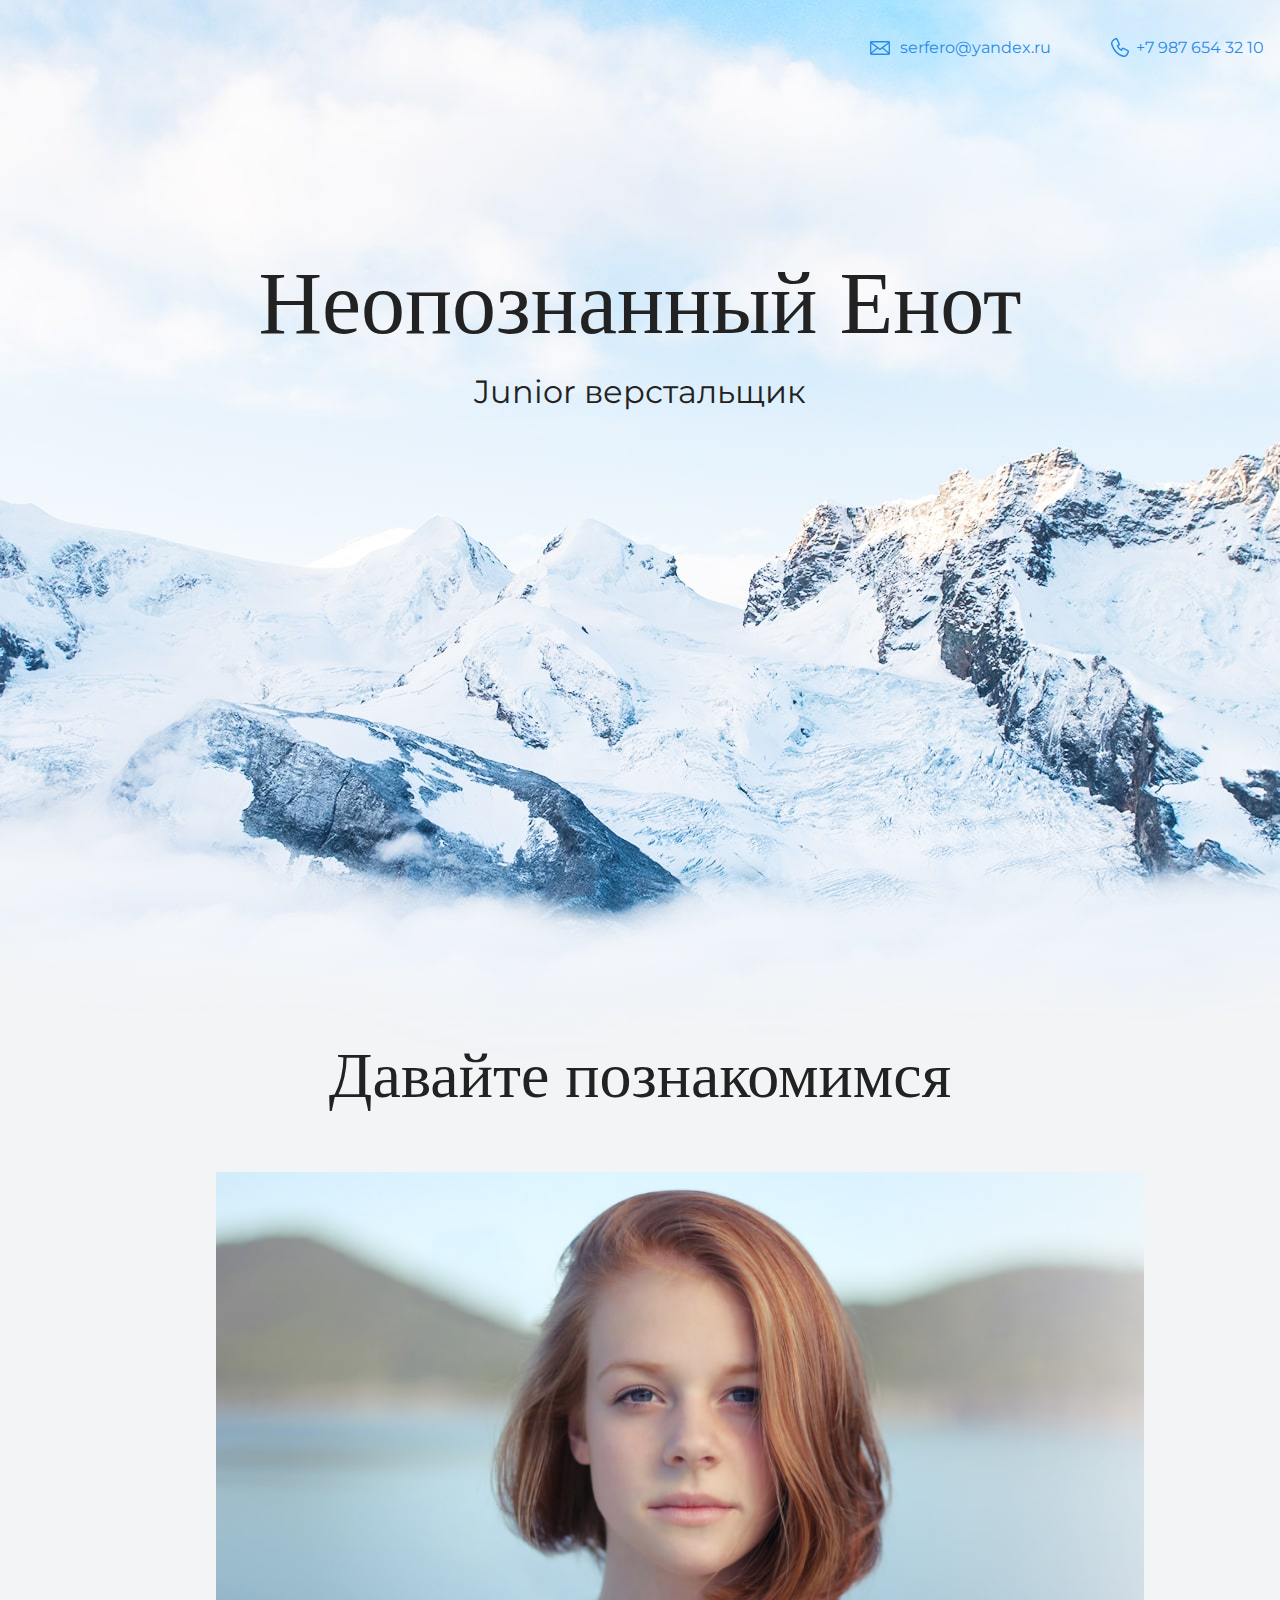
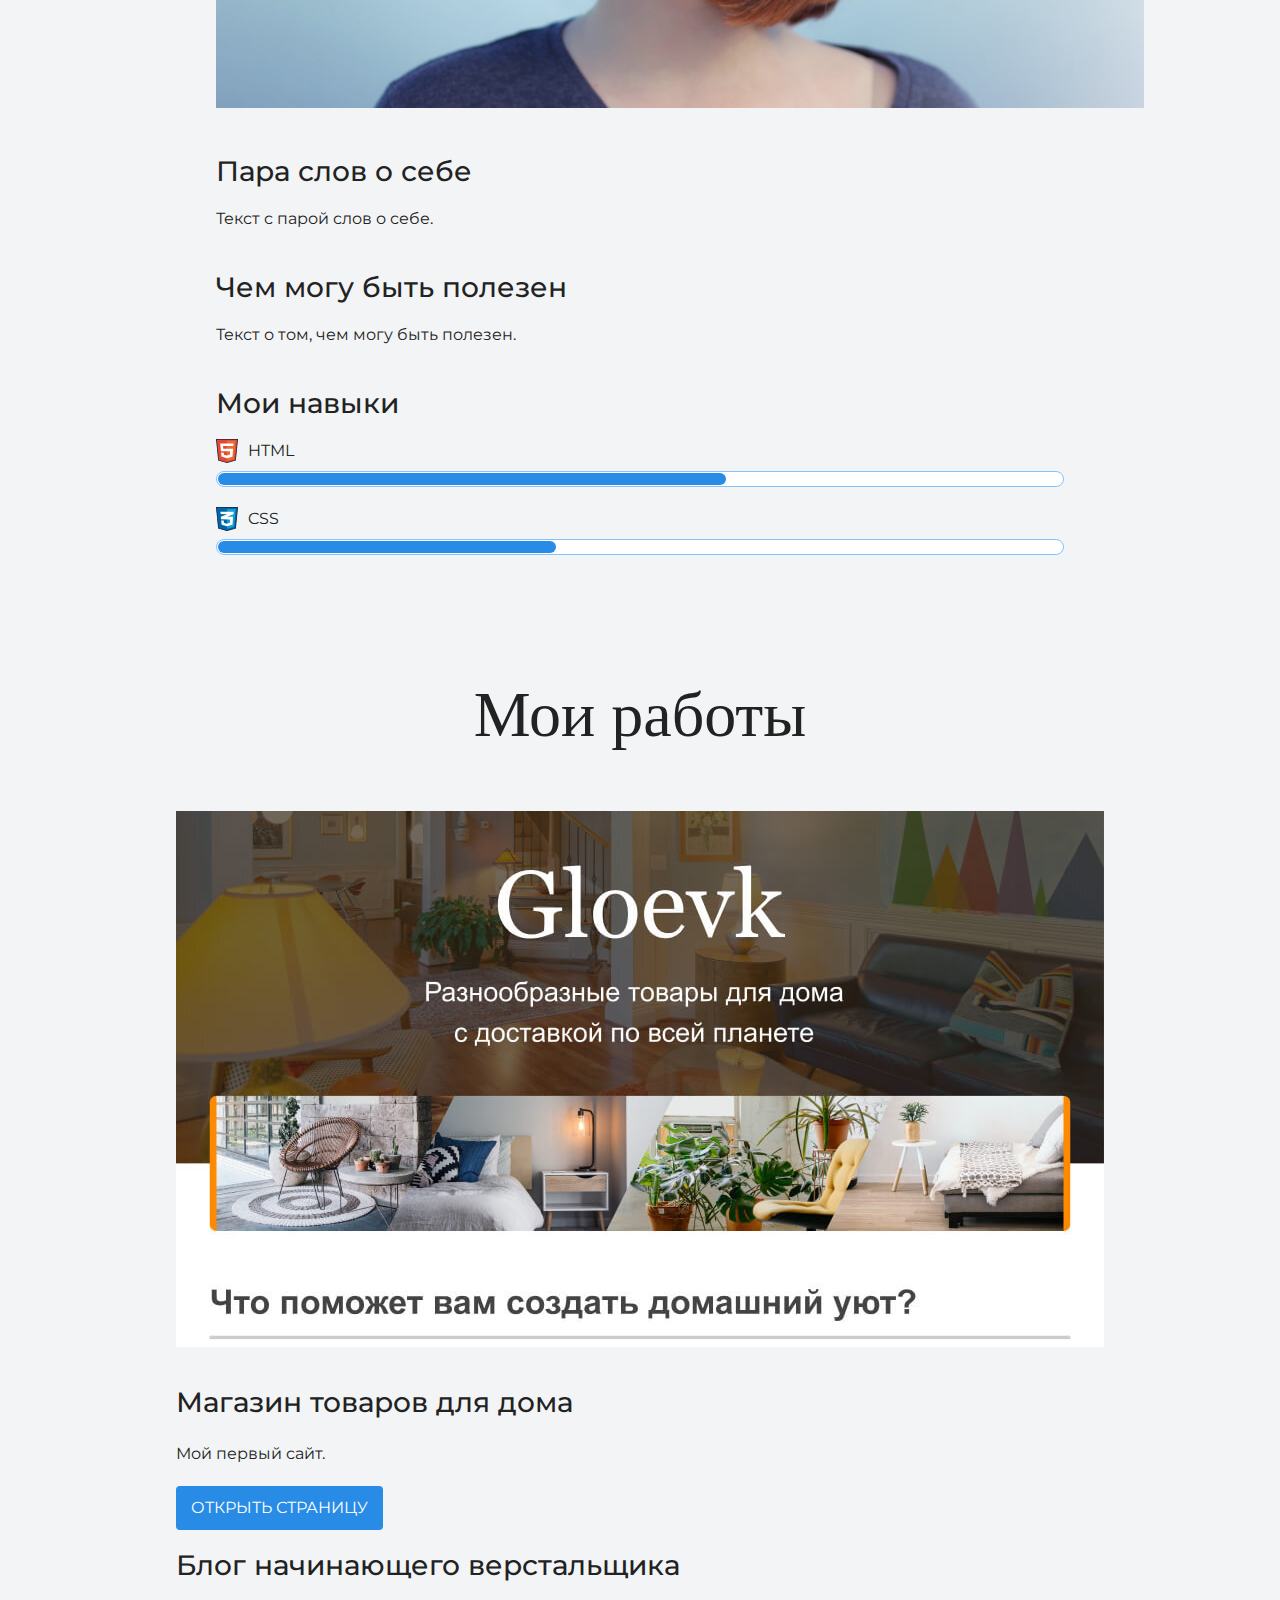
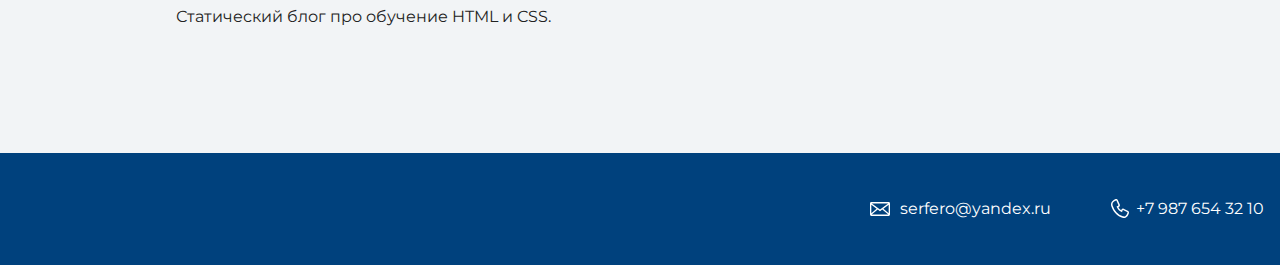
<file: docs/index.html>
<!DOCTYPE html>
<html lang="ru">
  <head>
    <meta charset="UTF-8">
    <link href="https://fonts.googleapis.com/css?family=Montserrat:400,500,700|Old+Standard+TT&display=swap&subset=cyrillic" rel="stylesheet">
    <link rel="stylesheet" href="style.css">
    <title>Портфолио Junior верстальщика</title>
  </head>

  <body>
    <header class="page-header">
      <div class="container">
        <a class="header-email" href="mailto:serfero@yandex.ru">serfero@yandex.ru</a>
        <a class="header-phone" href="tel:+79876543210">+7 987 654 32 10</a>
      </div>
    </header>

    <section class="hero-image">
      <div class="container">
        <h1 class="heading">Неопознанный Енот</h1>
        <p>Junior верстальщик</p>
      </div>
    </section>

    <section class="intro">
      <div class="container">
        <h2 class="subheading">Давайте познакомимся</h2>
        <figure>
          <img class="user-image" src="files/user.jpg" width="928" height="536" alt="Фотография непойми кого"
        </figure>
        <h3>Пара слов о себе</h3>
        <p>Текст с парой слов о себе.</p>
        <h3>Чем могу быть полезен</h3>
        <p>Текст о том, чем могу быть полезен.</p>

        <div class="skills">
          <h3>Мои навыки</h3>
          <dl class="skills-list">
            <dt class="skill-html">HTML</dt>
            <dd class="level"><div style="width: 60%;">60%</div></dd>
            <dt class="skill-css">CSS</dt>
            <dd class="level"><div style="width: 40%;">40%</div></dd>
          </dl>
        </div>
      </div>
    </section>

    <section class="portfolio">
      <div class="container">
        <h2 class="subheading">Мои работы</h2>
        <figure class="project-image">
          <img src="files/project.jpg" width="928" height="536" alt="Cайт магазина товаров для дома">
        </figure>
        <h3>Магазин товаров для дома</h3>
        <p>Мой первый сайт.</p>
        <a class="button" href="source/project-gloevk/index.html">Открыть страницу</a>
        <br>

        <h3>Блог начинающего верстальщика</h3>
        <p>Статический блог про обучение HTML и CSS.</p>
      </div>       
    </section>

    <footer class="page-footer">
      <div class="container">
        <a class="footer-email" href="mailto:serfero@yandex.ru">serfero@yandex.ru</a>
        <a class="footer-phone" href="tel:+79876543210">+7 987 654 32 10</a>
      </div>
    </footer>
  </body>
</html>
</file>
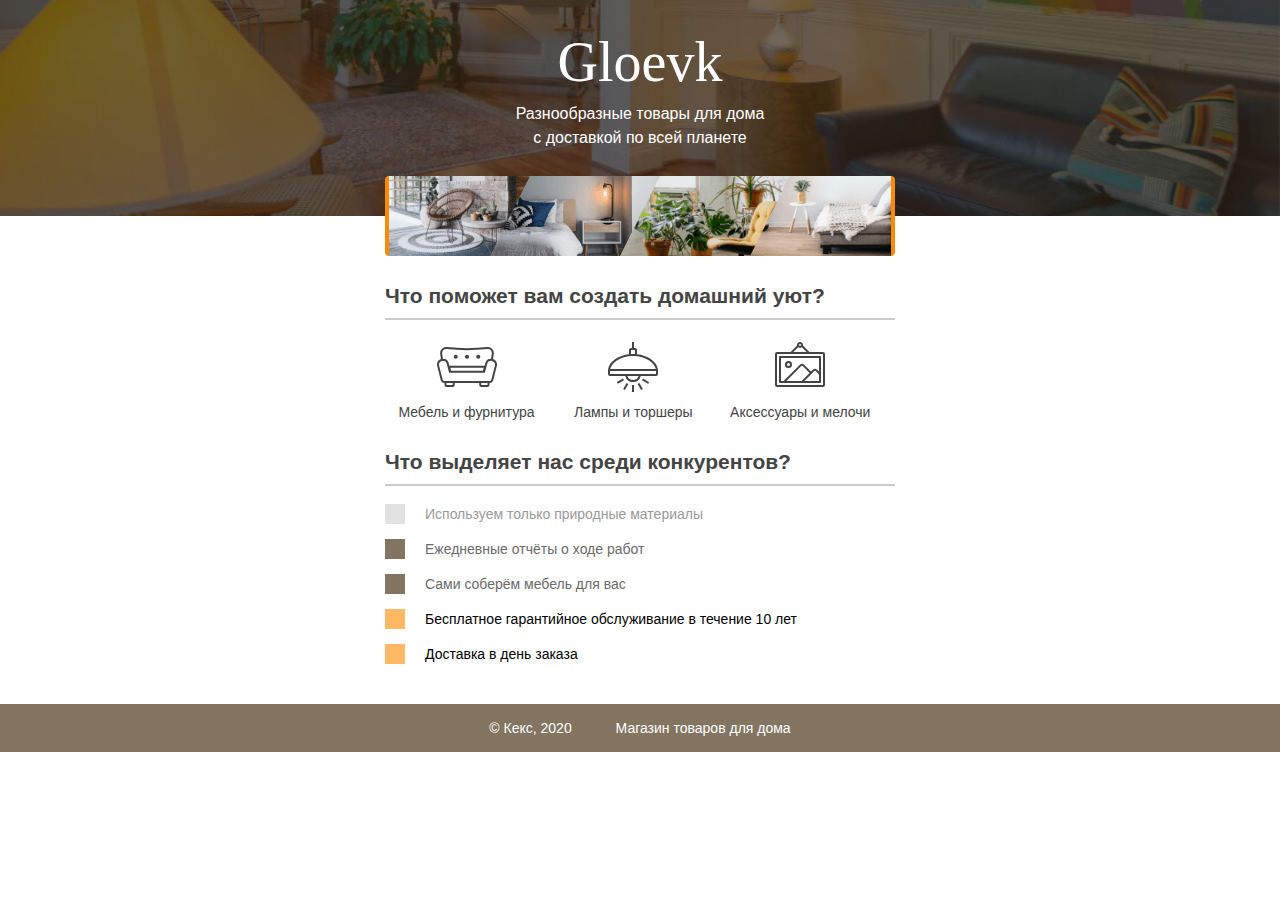
<file: docs/source/project-gloevk/index.html>
<!DOCTYPE html>
<html lang="ru">
  <head>
    <meta charset="utf-8">
    <title>Магазин товаров для дома</title>
    <link rel="stylesheet" href="style.css">
  </head>
  <body>
    <header class="site-header">
      <div class="container">
        <h1>Gloevk</h1>
        <p>Разнообразные товары для дома с доставкой по всей планете</p>
        <img src="img/gloevk-examples.png" width="510" height="80" alt="Примеры интерьеров">
      </div>
    </header>

    <section class="features">
      <h2>Что поможет вам создать домашний уют?</h2>
      <p class="feature-furniture">Мебель и фурнитура</p>
      <p class="feature-lighting">Лампы и торшеры</p>
      <p class="feature-accessories">Аксессуары и мелочи</p>
    </section>

    <section class="advantages">
      <h2>Что выделяет нас среди конкурентов?</h2>
      <ul class="advantages-list">
        <li class="advantages-item">Используем только природные материалы</li>
        <li class="advantages-item standard">Ежедневные отчёты о ходе работ</li>
        <li class="advantages-item standard">Сами соберём мебель для вас</li>
        <li class="advantages-item vip">Бесплатное гарантийное обслуживание в течение 10 лет</li>
        <li class="advantages-item vip">Доставка в день заказа</li>
      </ul>
    </section>

    <footer class="site-footer">
      <div class="container">
        <p>© Кекс, 2020</p>
        <p>Магазин товаров для дома</p>
      </div>
    </footer>
  </body>
</html>
</file>
<file: docs/style.css>
body {
  margin: 0;
  min-width: 960px;
  font-family: "Montserrat", "Helvetica", "Arial", sans-serif;
  font-size: 16px;
  line-height: 32px;
  color: #222222;
  background-color: #f2f4f6;
  background-image: url("img/hero-bg.jpg");
  background-repeat: no-repeat;
  background-position: top center;
}

.container {
  max-width: 928px;
  margin: 0 auto;
  padding: 0 16px;
}

.page-header {
  margin: 0 0 160px;
  padding: 32px 0 32px;
}

.page-header .container,
.page-footer .container {
  max-width: 1408px;
  text-align: right;
}

.page-header a {
  margin-left: 56px;
  color: #288be6;
  text-decoration: none;
  background-repeat: no-repeat;
  background-position: left;
}

.header-email {
  padding-left: 30px;
  background-image: url("img/icon-email-header.svg");
}

.header-phone {
  padding-left: 25px;
  background-image: url("img/icon-phone-header.svg");
}

.hero-image {
  margin-bottom: 620px;
}

.hero-image .container {
  max-width: 1408px;
  text-align: center;
}

.heading {
  margin: 0 0 16px;
  font-family: "Old Standard TT", "Times", "Times New Roman", serif;
  font-size: 88px;
  line-height: 96px;
  font-weight: 400;
}

.hero-image p {
  margin: 0;
  font-size: 32px;
  line-height: 48px;
}

.intro {
  margin: 0 0 120px;
}

.subheading {
  margin: 0 0 56px;
  font-family: "Old Standard TT", "Times", "Times New Roman", serif;
  font-size: 64px;
  line-height: 80px;
  font-weight: 400;
  text-align: center;
}

.user-image {
  margin: 0 0 32px;
  text-align: center;
}

.intro h3,
.portfolio h3 {
  margin: 0 0 12px;
  font-size: 28px;
  line-height: 40px;
  font-weight: 500;
}

.intro p {
  margin: 0 0 32px;
}

.skills-list {
  margin: 0;
  padding: 0;
}

.skills-list dt {
  padding-left: 32px;
  background-repeat: no-repeat;
  background-position: left;
}

.skill-html {
  background-image: url("img/icon-html.svg");
}

.skill-css {
  background-image: url("img/icon-css.svg");
}

.level {
  margin: 4px 0 16px;
  padding: 0;
  height: 14px;
  font-size: 0;
  background-color: #ffffff;
  border: 1px solid #86c3fa;
  border-radius: 8px;
}

.level div {
  margin: 1px;
  height: 12px;
  background-color: #288be6;
  border-radius: 6px;
}

.portfolio {
  margin: 0 0 120px;
}

.projects {
  margin: 0;
  padding: 0;
  list-style: none;
}

.projects li {
  margin: 0 0 80px;
}

.project-image {
  margin: 0 0 24px;
  text-align: center;
}

.projects p {
  margin: 0 0 24px;
}

.button {
  padding: 6px 15px;
  margin-bottom: 15px;
  display: inline-block;
  vertical-align: baseline;
  text-decoration: none;
  text-transform: uppercase;
  border-radius: 4px;
  background-color: #288be6;
  color: #ffffff;
}

.page-footer {
  padding: 40px 0;
  background-color: #00417d;
  color: #ffffff;
}

.page-footer a {
  margin-left: 56px;
  color: inherit;
  text-decoration: none;
  background-repeat: no-repeat;
  background-position: left;
}

.footer-email {
  padding-left: 30px;
  background-image: url("img/icon-email-footer.svg");
}

.footer-phone {
  padding-left: 25px;
  background-image: url("img/icon-phone-footer.svg");
}
</file>
<file: docs/source/project-gloevk/style.css>
body {
  margin: 0;
  padding: 0;
  font-family: "Arial", sans-serif;
  font-size: 14px;
  line-height: 20px;
  color: #444444;
}

h1 {
  width: 255px;
  margin: 0 auto 8px;
  font-family: "Georgia", serif;
  text-align: center;
  font-weight: normal;
  font-size: 56px;
  line-height: 64px;
}

h2 {
  border-bottom: 2px solid #cccccc;
  padding-bottom: 12px;
}

.container {
  width: 510px;
  margin: 0 auto;
  padding: 0 20px;
}

.site-header {
  min-width: 550px;
  height: 186px;
  margin-bottom: 70px;
  padding-top: 30px;
  background: #847462 no-repeat center url("img/gloevk-bg.jpg");
  background-size: cover;
  color: #ffffff;
}

.site-header p {
  width: 255px;
  margin: 0 auto 26px;
  text-align: center;
  font-size: 16px;
  line-height: 24px; 
}

.site-header img {
  display: block;
  margin: 0 auto;
}

.features {
  width: 510px;
  margin: 0 auto 30px;
  padding: 0 20px;
}

.features p {
  display: inline-block;
  vertical-align: top;
  width: 30%;
  margin: 0 5px;
  background-repeat: no-repeat;
  background-position: center top;
  text-align: center;
}

.feature-furniture {
  padding-top: 65px;
  background-image: url("img/furniture.svg");
}

.feature-lighting {
  padding-top: 65px;
  background-image: url("img/lighting.svg");
}

.feature-accessories {
  padding-top: 65px;
  background-image: url("img/accessories.svg");
}

.advantages {
  width: 510px;
  margin: 0 auto 40px;
  padding: 0 20px;
}

.advantages-list {
  padding: 0;
  list-style: none;  
}

.advantages-item {
  margin-bottom: 15px;
  padding-left: 20px;
  border-left: 20px solid #e2e2e2;
  color: #999999;
}

.standard {
  border-color: #847462;
  color: #6a6a6a;
}

.vip {
  border-color: #ffb864;
  color: #000000;
}

.site-footer {
  min-width: 550px;
  background-color: #847462;
  color: #ffffff;
}

.site-footer .container {
  text-align: center;
}

.site-footer p {
  display: inline-block;
  vertical-align: middle;
  padding: 0 20px;
}
</file>
